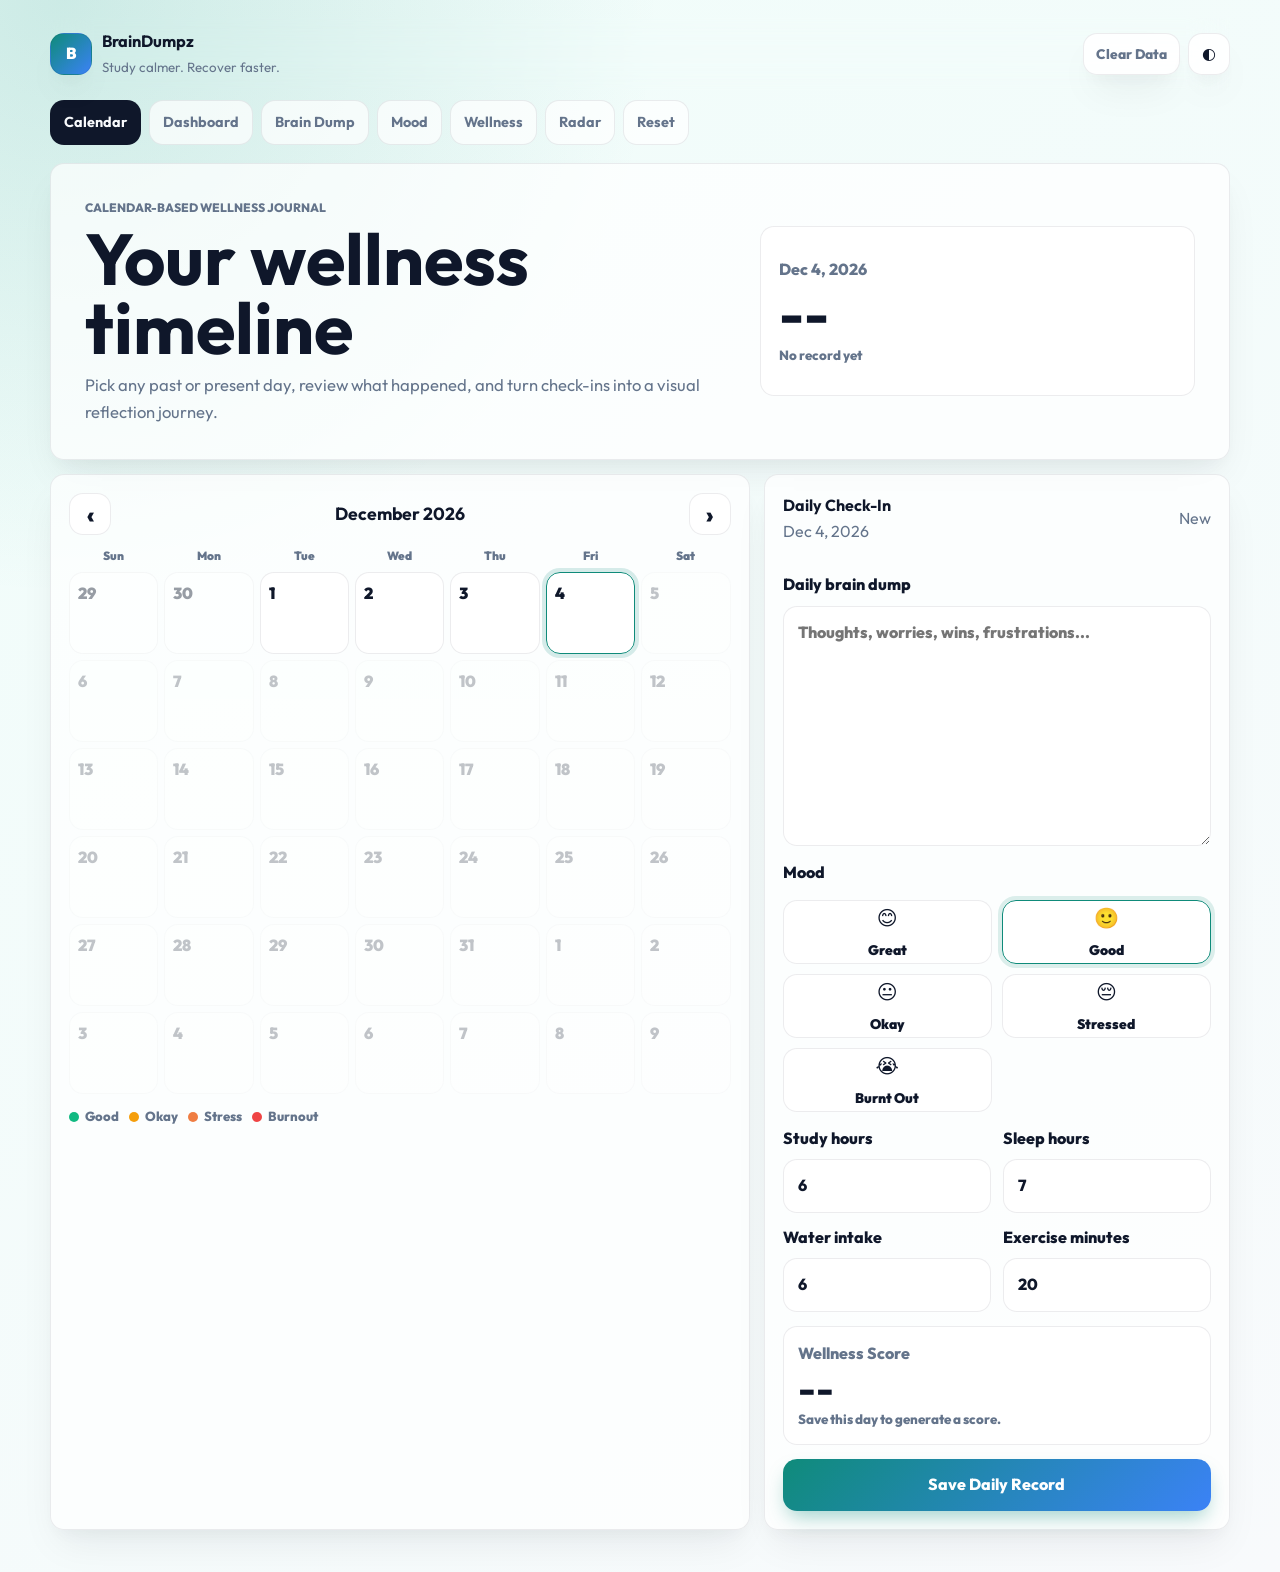
<file: index.html>
<!DOCTYPE html>
<html lang="en">
  <head>
    <meta charset="UTF-8" />
    <meta name="viewport" content="width=device-width, initial-scale=1.0" />
    <title>BrainDumpz</title>
    <link rel="preconnect" href="https://fonts.googleapis.com">
    <link rel="preconnect" href="https://fonts.gstatic.com" crossorigin>
    <link href="https://fonts.googleapis.com/css2?family=Outfit:wght@300;400;500;700;800;900&display=swap" rel="stylesheet">
    <link rel="stylesheet" href="styles.css" />
  </head>
  <body>
    <div class="app-shell">
      <header class="topbar">
        <a class="brand" href="#calendar" aria-label="BrainDumpz calendar">
          <span class="brand-mark">B</span>
          <span>
            <strong>BrainDumpz</strong>
            <small>Study calmer. Recover faster.</small>
          </span>
        </a>
        <div class="top-actions">
          <button class="clear-btn" id="clearData" type="button">Clear Data</button>
          <button class="theme-toggle" id="themeToggle" type="button" aria-label="Toggle dark mode">
            <span id="themeIcon">◐</span>
          </button>
        </div>
      </header>

      <nav class="nav-tabs" aria-label="Primary">
        <a href="#calendar" class="nav-link active" data-page="calendar">Calendar</a>
        <a href="#dashboard" class="nav-link" data-page="dashboard">Dashboard</a>
        <a href="#journal" class="nav-link" data-page="journal">Brain Dump</a>
        <a href="#mood" class="nav-link" data-page="mood">Mood</a>
        <a href="#wellness" class="nav-link" data-page="wellness">Wellness</a>
        <a href="#radar" class="nav-link" data-page="radar">Radar</a>
        <a href="#reset" class="nav-link reset-link" data-page="reset">Reset</a>
      </nav>

      <main>
        <section class="page active" id="calendar" aria-labelledby="calendarTitle">
          <div class="hero-panel calendar-hero">
            <div>
              <p class="eyebrow">Calendar-Based Wellness Journal</p>
              <h1 id="calendarTitle">Your wellness timeline</h1>
              <p class="hero-copy">
                Pick any past or present day, review what happened, and turn check-ins into a visual reflection journey.
              </p>
            </div>
            <div class="calendar-summary">
              <span id="selectedDateLabel">Today</span>
              <strong id="selectedDateScore">--</strong>
              <small id="selectedDateMood">No record yet</small>
            </div>
          </div>

          <div class="calendar-layout">
            <section class="glass-panel calendar-panel" aria-labelledby="monthLabel">
              <div class="calendar-toolbar">
                <button class="icon-btn" id="prevMonth" type="button" aria-label="Previous month">‹</button>
                <h2 id="monthLabel">Month</h2>
                <button class="icon-btn" id="nextMonth" type="button" aria-label="Next month">›</button>
              </div>
              <div class="calendar-weekdays" aria-hidden="true">
                <span>Sun</span>
                <span>Mon</span>
                <span>Tue</span>
                <span>Wed</span>
                <span>Thu</span>
                <span>Fri</span>
                <span>Sat</span>
              </div>
              <div class="calendar-grid" id="calendarGrid"></div>
              <div class="calendar-legend">
                <span><i class="dot great"></i> Good</span>
                <span><i class="dot okay"></i> Okay</span>
                <span><i class="dot stressed"></i> Stress</span>
                <span><i class="dot burnout"></i> Burnout</span>
              </div>
            </section>

            <form class="glass-panel form-panel daily-panel" id="dailyForm">
              <div class="panel-heading">
                <div>
                  <h2>Daily Check-In</h2>
                  <span id="dailyFormDate">Today</span>
                </div>
                <span id="dailySavedBadge">Unsaved</span>
              </div>
              <label>Daily brain dump
                <textarea id="dailyJournal" rows="6" placeholder="Thoughts, worries, wins, frustrations..."></textarea>
              </label>
              <label>Mood</label>
              <div class="mood-grid compact" id="dailyMoodGrid"></div>
              <div class="field-grid">
                <label>
                  Study hours
                  <input id="dailyStudyHours" type="number" min="0" max="18" step="0.5" value="6" />
                </label>
                <label>
                  Sleep hours
                  <input id="dailySleepHours" type="number" min="0" max="14" step="0.5" value="7" />
                </label>
                <label>
                  Water intake
                  <input id="dailyWaterIntake" type="number" min="0" max="12" step="1" value="6" />
                </label>
                <label>
                  Exercise minutes
                  <input id="dailyExerciseMinutes" type="number" min="0" max="180" step="5" value="20" />
                </label>
              </div>
              <div class="daily-score">
                <span>Wellness Score</span>
                <strong id="dailyWellnessScore">--</strong>
                <small id="dailyScoreMessage">Save this day to generate a score.</small>
              </div>
              <button class="primary-btn" type="submit">Save Daily Record</button>
            </form>
          </div>
        </section>

        <section class="page" id="dashboard" aria-labelledby="dashboardTitle">
          <div class="hero-panel">
            <div>
              <p class="eyebrow">Exam prep support for JEE, NEET, UPSC, CAT, and GATE</p>
              <h1 id="dashboardTitle">Your mental study desk</h1>
              <p class="hero-copy">
                Track moods, unload thoughts, and catch burnout signals before they start running the day.
              </p>
            </div>
            <div class="focus-visual" aria-hidden="true">
              <span></span>
              <span></span>
              <span></span>
              <span></span>
            </div>
          </div>

          <div class="stats-grid">
            <article class="stat-card">
              <span>Today Mood</span>
              <strong id="todayMood">Not logged</strong>
            </article>
            <article class="stat-card">
              <span>Wellness Score</span>
              <strong id="todayScore">--</strong>
            </article>
            <article class="stat-card">
              <span>Sleep</span>
              <strong id="todaySleep">--</strong>
            </article>
            <article class="stat-card">
              <span>Study Hours</span>
              <strong id="todayStudy">--</strong>
            </article>
          </div>

          <div class="range-tabs" id="rangeTabs" aria-label="Insight range">
            <button class="range-btn active" type="button" data-days="7">7 days</button>
            <button class="range-btn" type="button" data-days="14">14 days</button>
            <button class="range-btn" type="button" data-days="30">30 days</button>
          </div>

          <section class="radar-grid insight-grid" id="insightCards"></section>

          <section class="dashboard-grid">
            <article class="glass-panel chart-panel">
              <div class="panel-heading">
                <h2>Mood Trend</h2>
                <span>Last 14 days</span>
              </div>
              <canvas id="moodChart"></canvas>
            </article>
            <article class="glass-panel chart-panel">
              <div class="panel-heading">
                <h2>Sleep Trend</h2>
                <span>Hours</span>
              </div>
              <canvas id="sleepChart"></canvas>
            </article>
            <article class="glass-panel chart-panel">
              <div class="panel-heading">
                <h2>Study Hours</h2>
                <span>Daily load</span>
              </div>
              <canvas id="studyChart"></canvas>
            </article>
            <article class="glass-panel chart-panel">
              <div class="panel-heading">
                <h2>Wellness Score</h2>
                <span>Out of 100</span>
              </div>
              <canvas id="scoreChart"></canvas>
            </article>
          </section>
        </section>

        <section class="page" id="journal" aria-labelledby="journalTitle">
          <div class="section-heading">
            <div>
              <p class="eyebrow">Daily Brain Dump</p>
              <h1 id="journalTitle">Clear the mental queue</h1>
            </div>
          </div>
          <div class="two-column">
            <form class="glass-panel form-panel" id="journalForm">
              <label for="journalText">Thoughts, worries, wins, frustrations</label>
              <textarea id="journalText" rows="11" placeholder="Write whatever is taking up space today..."></textarea>
              <button class="primary-btn" type="submit">Save Entry</button>
            </form>
            <article class="glass-panel">
              <div class="panel-heading">
                <h2>Timeline</h2>
                <span id="entryCount">0 entries</span>
              </div>
              <div class="timeline" id="journalTimeline"></div>
            </article>
          </div>
        </section>

        <section class="page" id="mood" aria-labelledby="moodTitle">
          <div class="section-heading">
            <div>
              <p class="eyebrow">Mood Tracker</p>
              <h1 id="moodTitle">Name the day honestly</h1>
            </div>
          </div>
          <div class="two-column">
            <form class="glass-panel form-panel" id="moodForm">
              <label>Today&apos;s mood</label>
              <div class="mood-grid" id="moodGrid"></div>
              <button class="primary-btn" type="submit">Log Mood</button>
            </form>
            <article class="glass-panel">
              <div class="panel-heading">
                <h2>Mood History</h2>
                <span>Newest first</span>
              </div>
              <div class="history-list" id="moodHistory"></div>
            </article>
          </div>
        </section>

        <section class="page" id="wellness" aria-labelledby="wellnessTitle">
          <div class="section-heading">
            <div>
              <p class="eyebrow">Wellness Check-in</p>
              <h1 id="wellnessTitle">Protect the basics</h1>
            </div>
          </div>
          <div class="two-column">
            <form class="glass-panel form-panel" id="wellnessForm">
              <div class="field-grid">
                <label>
                  Study hours
                  <input id="studyHours" type="number" min="0" max="18" step="0.5" value="6" />
                </label>
                <label>
                  Sleep hours
                  <input id="sleepHours" type="number" min="0" max="14" step="0.5" value="7" />
                </label>
                <label>
                  Water intake
                  <input id="waterIntake" type="number" min="0" max="12" step="1" value="6" />
                </label>
                <label>
                  Exercise minutes
                  <input id="exerciseMinutes" type="number" min="0" max="180" step="5" value="20" />
                </label>
              </div>
              <button class="primary-btn" type="submit">Save Check-in</button>
            </form>
            <article class="glass-panel score-panel">
              <span>Today&apos;s Wellness Score</span>
              <strong id="wellnessScore">--</strong>
              <p id="scoreMessage">Save a check-in to see your score.</p>
            </article>
          </div>
        </section>

        <section class="page" id="radar" aria-labelledby="radarTitle">
          <div class="section-heading">
            <div>
              <p class="eyebrow">Burnout Radar</p>
              <h1 id="radarTitle">Catch the patterns early</h1>
            </div>
          </div>
          <div class="radar-grid" id="radarCards"></div>
        </section>

        <section class="page" id="reset" aria-labelledby="resetTitle">
          <div class="section-heading">
            <div>
              <p class="eyebrow">Emergency Reset Mode</p>
              <h1 id="resetTitle">One minute back to steady</h1>
            </div>
          </div>
          <div class="reset-grid">
            <article class="glass-panel breathing-card">
              <div class="breathing-circle" id="breathingCircle">
                <span id="breathPhase">Breathe In</span>
                <strong id="breathTimer">60</strong>
              </div>
              <button class="primary-btn" id="breathButton" type="button">Start 60s Reset</button>
            </article>
            <article class="glass-panel">
              <div class="panel-heading">
                <h2>Affirmations</h2>
              </div>
              <div class="affirmation-list" id="affirmations"></div>
            </article>
            <article class="glass-panel">
              <div class="panel-heading">
                <h2>Quick Recovery</h2>
              </div>
              <div class="checklist" id="recoveryList"></div>
            </article>
            <article class="glass-panel quote-stack" id="quoteCards"></article>
          </div>
        </section>
      </main>
    </div>

    <script src="chart.umd.min.js"></script>
    <script src="app.js"></script>
  </body>
</html>
</file>
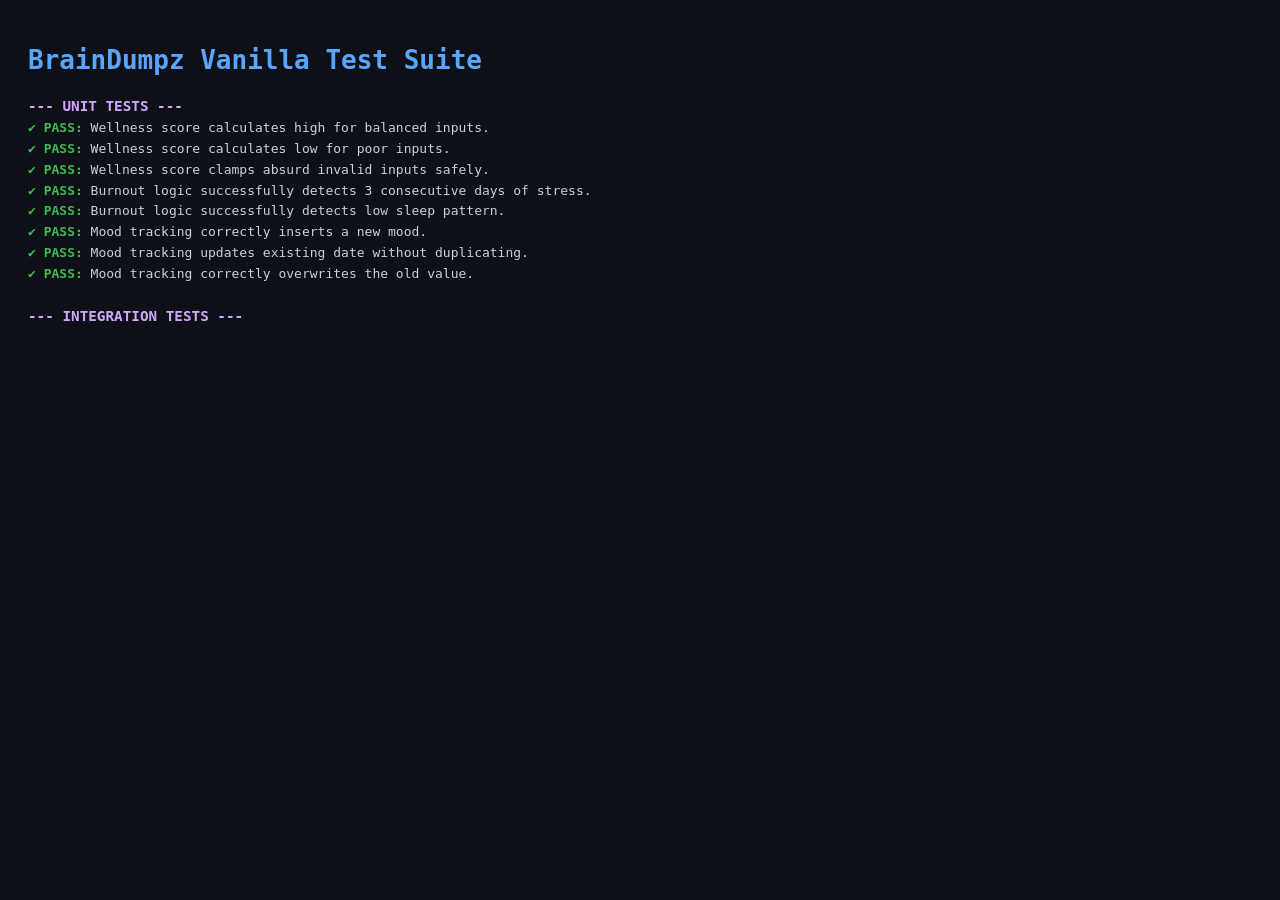
<file: test.html>
<!DOCTYPE html>
<html lang="en">
<head>
  <meta charset="UTF-8">
  <title>BrainDumpz Test Suite</title>
  <style>
    body { font-family: monospace; background: #0d1117; color: #c9d1d9; padding: 20px; }
    h1 { color: #58a6ff; }
    .pass { color: #3fb950; font-weight: bold; }
    .fail { color: #f85149; font-weight: bold; }
    .suite-title { color: #d2a8ff; margin-top: 20px; font-weight: bold; font-size: 1.1em; }
    #test-results { white-space: pre-wrap; line-height: 1.6; }
  </style>
</head>
<body>
  <h1>BrainDumpz Vanilla Test Suite</h1>
  <div id="test-results"></div>

  <!-- Hidden Mock DOM for Integration Tests -->
  <div id="mock-dom" style="display:none;">
    <!-- Forms & Inputs -->
    <form id="dailyForm"></form>
    <form id="journalForm"></form>
    <form id="moodForm"></form>
    <form id="wellnessForm"></form>
    
    <textarea id="dailyJournal"></textarea>
    <textarea id="journalText"></textarea>
    
    <input id="dailyStudyHours" />
    <input id="dailySleepHours" />
    <input id="dailyWaterIntake" />
    <input id="dailyExerciseMinutes" />
    <input id="studyHours" />
    <input id="sleepHours" />
    <input id="waterIntake" />
    <input id="exerciseMinutes" />
    
    <!-- Render targets to avoid null exceptions in renderers -->
    <div id="entryCount"></div>
    <div id="journalTimeline"></div>
    <div id="moodHistory"></div>
    <div id="wellnessScore"></div>
    <div id="scoreMessage"></div>
    <div id="todayMood"></div>
    <div id="todayScore"></div>
    <div id="todaySleep"></div>
    <div id="todayStudy"></div>
    <div id="insightCards"></div>
    
    <!-- Reset Mode -->
    <button id="breathButton"></button>
    <div id="breathingCircle"></div>
    <span id="breathPhase"></span>
    <strong id="breathTimer"></strong>
    <div id="affirmations"></div>
    <div id="recoveryList"></div>
    <div id="quoteCards"></div>
  </div>

  <script>
    // Mock Chart.js to prevent "not defined" errors during test
    window.Chart = class { destroy() {} };
  </script>
  
  <!-- Load the main application code (bootstrap will be skipped because calendarGrid is absent) -->
  <script src="app.js"></script>
  
  <!-- Load and run tests -->
  <script src="test.js"></script>
</body>
</html>
</file>
<file: styles.css>
:root {
  color-scheme: light;
  --bg: #f0fdfa;
  --bg-2: #f8fafc;
  --text: #0f172a;
  --muted: #64748b;
  --panel: rgba(255, 255, 255, 0.7);
  --panel-strong: rgba(255, 255, 255, 0.92);
  --border: rgba(15, 23, 42, 0.08);
  --accent: #0f8b7a;
  --accent-2: #3b82f6;
  --warning: #f59e0b;
  --danger: #ef4444;
  --good: #10b981;
  --shadow: 0 20px 40px -10px rgba(15, 23, 42, 0.08), 0 10px 20px -5px rgba(15, 23, 42, 0.04);
  --radius: 14px;
  --transition: 0.25s cubic-bezier(0.4, 0, 0.2, 1);
}

body.dark {
  color-scheme: dark;
  --bg: #09090b;
  --bg-2: #18181b;
  --text: #f8fafc;
  --muted: #94a3b8;
  --panel: rgba(24, 24, 27, 0.7);
  --panel-strong: rgba(39, 39, 42, 0.92);
  --border: rgba(248, 250, 252, 0.08);
  --accent: #5dd7c3;
  --accent-2: #8db3ff;
  --shadow: 0 25px 50px -12px rgba(0, 0, 0, 0.6);
}

* {
  box-sizing: border-box;
}

html {
  scroll-behavior: smooth;
}

body {
  margin: 0;
  min-height: 100vh;
  background:
    radial-gradient(circle at 5% 0%, rgba(15, 139, 122, 0.16), transparent 30%),
    linear-gradient(145deg, var(--bg), var(--bg-2));
  color: var(--text);
  font-family:
    'Outfit', Inter, ui-sans-serif, system-ui, -apple-system, BlinkMacSystemFont, "Segoe UI",
    sans-serif;
  line-height: 1.6;
  transition: background-color var(--transition), color var(--transition);
}

button,
input,
textarea {
  font: inherit;
}

button,
a {
  -webkit-tap-highlight-color: transparent;
}

.app-shell {
  width: min(1180px, calc(100% - 28px));
  margin: 0 auto;
  padding: 18px 0 42px;
}

.topbar {
  display: flex;
  align-items: center;
  justify-content: space-between;
  gap: 16px;
  position: sticky;
  top: 0;
  z-index: 20;
  padding: 10px 0;
  backdrop-filter: blur(18px);
}

.brand {
  display: inline-flex;
  align-items: center;
  gap: 10px;
  color: var(--text);
  text-decoration: none;
}

.brand-mark {
  display: grid;
  place-items: center;
  width: 42px;
  height: 42px;
  border: 1px solid var(--border);
  border-radius: var(--radius);
  background: linear-gradient(135deg, var(--accent), var(--accent-2));
  color: white;
  font-weight: 900;
  box-shadow: var(--shadow);
}

.brand strong {
  display: block;
  font-size: 1.02rem;
}

.brand small,
.panel-heading span,
.stat-card span,
.score-panel span,
.eyebrow {
  color: var(--muted);
}

.top-actions {
  display: flex;
  align-items: center;
  gap: 8px;
}

.theme-toggle,
.clear-btn {
  width: 42px;
  height: 42px;
  border: 1px solid var(--border);
  border-radius: var(--radius);
  background: var(--panel-strong);
  color: var(--text);
  cursor: pointer;
  box-shadow: var(--shadow);
}

.clear-btn {
  width: auto;
  padding: 0 12px;
  color: var(--muted);
  font-weight: 800;
  font-size: 0.86rem;
}

.nav-tabs {
  display: flex;
  gap: 8px;
  overflow-x: auto;
  padding: 10px 0 18px;
  scrollbar-width: none;
}

.nav-tabs::-webkit-scrollbar {
  display: none;
}

.nav-link {
  flex: 0 0 auto;
  padding: 10px 13px;
  border: 1px solid var(--border);
  border-radius: var(--radius);
  background: var(--panel);
  color: var(--muted);
  text-decoration: none;
  font-weight: 700;
  font-size: 0.9rem;
}

.nav-link.active,
.reset-link.active {
  background: var(--text);
  color: var(--bg-2);
  border-color: transparent;
}

.page {
  display: none;
  animation: enter 220ms ease both;
}

.page.active {
  display: block;
}

@keyframes enter {
  from {
    opacity: 0;
    transform: translateY(8px);
  }
  to {
    opacity: 1;
    transform: translateY(0);
  }
}

.hero-panel,
.glass-panel,
.stat-card {
  border: 1px solid var(--border);
  border-radius: var(--radius);
  background: var(--panel);
  backdrop-filter: blur(24px);
  -webkit-backdrop-filter: blur(24px);
  box-shadow: var(--shadow);
  transition: transform var(--transition), box-shadow var(--transition), border-color var(--transition);
}

.stat-card:hover {
  transform: translateY(-4px);
  box-shadow: 0 30px 60px -12px rgba(15, 23, 42, 0.12);
}

.hero-panel {
  display: grid;
  gap: 22px;
  padding: 24px;
  overflow: hidden;
}

.eyebrow {
  margin: 0 0 8px;
  text-transform: uppercase;
  letter-spacing: 0;
  font-size: 0.76rem;
  font-weight: 800;
}

h1,
h2,
p {
  margin-top: 0;
}

h1 {
  margin-bottom: 10px;
  font-size: clamp(2rem, 8vw, 4.5rem);
  line-height: 0.95;
  letter-spacing: 0;
}

h2 {
  margin-bottom: 0;
  font-size: 1rem;
}

.hero-copy {
  max-width: 650px;
  margin-bottom: 0;
  color: var(--muted);
  font-size: 1.04rem;
}

.focus-visual {
  display: grid;
  grid-template-columns: repeat(2, minmax(90px, 1fr));
  gap: 10px;
  min-height: 190px;
}

.focus-visual span {
  min-height: 90px;
  border-radius: var(--radius);
  background:
    linear-gradient(135deg, rgba(255, 255, 255, 0.26), rgba(255, 255, 255, 0)),
    var(--panel-strong);
  border: 1px solid var(--border);
}

.focus-visual span:nth-child(1) {
  background-color: rgba(15, 139, 122, 0.22);
}

.focus-visual span:nth-child(2) {
  background-color: rgba(47, 111, 221, 0.2);
}

.focus-visual span:nth-child(3) {
  background-color: rgba(217, 119, 6, 0.18);
}

.focus-visual span:nth-child(4) {
  background-color: rgba(21, 153, 71, 0.18);
}

.stats-grid,
.dashboard-grid,
.two-column,
.radar-grid,
.reset-grid,
.calendar-layout {
  display: grid;
  gap: 14px;
  margin-top: 14px;
}

.stats-grid {
  grid-template-columns: repeat(2, minmax(0, 1fr));
}

.stat-card {
  padding: 16px;
}

.stat-card strong {
  display: block;
  margin-top: 5px;
  font-size: 1.3rem;
}

.glass-panel {
  padding: 18px;
}

.calendar-hero {
  grid-template-columns: 1fr;
}

.calendar-summary {
  display: grid;
  align-content: center;
  min-height: 170px;
  border: 1px solid var(--border);
  border-radius: var(--radius);
  background: var(--panel-strong);
  padding: 18px;
}

.calendar-summary span,
.calendar-summary small,
.daily-score span,
.daily-score small {
  color: var(--muted);
  font-weight: 800;
}

.calendar-summary strong {
  display: block;
  margin: 4px 0;
  font-size: 3.4rem;
  line-height: 1;
}

.calendar-panel {
  overflow: hidden;
}

.calendar-toolbar {
  display: grid;
  grid-template-columns: 42px 1fr 42px;
  align-items: center;
  gap: 10px;
  margin-bottom: 12px;
}

.calendar-toolbar h2 {
  text-align: center;
  font-size: 1.1rem;
}

.icon-btn {
  display: grid;
  place-items: center;
  width: 42px;
  height: 42px;
  border: 1px solid var(--border);
  border-radius: var(--radius);
  background: var(--panel-strong);
  color: var(--text);
  cursor: pointer;
  font-size: 1.5rem;
  font-weight: 900;
}

.calendar-weekdays,
.calendar-grid {
  display: grid;
  grid-template-columns: repeat(7, minmax(0, 1fr));
  gap: 6px;
}

.calendar-weekdays {
  margin-bottom: 6px;
}

.calendar-weekdays span {
  color: var(--muted);
  font-size: 0.74rem;
  font-weight: 900;
  text-align: center;
}

.calendar-day {
  position: relative;
  display: grid;
  align-content: space-between;
  min-height: 68px;
  border: 1px solid var(--border);
  border-radius: var(--radius);
  background: var(--panel-strong);
  color: var(--text);
  cursor: pointer;
  padding: 8px;
  text-align: left;
}

.calendar-day.outside {
  opacity: 0.42;
}

.calendar-day.future {
  cursor: not-allowed;
  opacity: 0.25;
}

.calendar-day.has-record {
  border-color: rgba(15, 139, 122, 0.35);
  box-shadow: inset 0 0 0 1px rgba(15, 139, 122, 0.12);
}

.calendar-day.selected {
  border-color: var(--accent);
  box-shadow: 0 0 0 4px rgba(15, 139, 122, 0.16);
}

.calendar-day.heavy-study::after,
.calendar-day.low-sleep::before {
  content: "";
  position: absolute;
  right: 7px;
  top: 7px;
  width: 6px;
  height: 6px;
  border-radius: 50%;
}

.calendar-day.heavy-study::after {
  background: var(--warning);
}

.calendar-day.low-sleep::before {
  right: 17px;
  background: var(--danger);
}

.day-number {
  font-weight: 900;
}

.day-meta {
  display: flex;
  align-items: center;
  justify-content: space-between;
  min-height: 18px;
}

.day-meta small {
  color: var(--muted);
  font-size: 0.72rem;
  font-weight: 900;
}

.calendar-legend {
  display: flex;
  flex-wrap: wrap;
  gap: 10px;
  margin-top: 12px;
  color: var(--muted);
  font-size: 0.82rem;
  font-weight: 800;
}

.calendar-legend span {
  display: inline-flex;
  align-items: center;
  gap: 6px;
}

.dot {
  display: inline-block;
  width: 10px;
  height: 10px;
  border-radius: 50%;
  background: var(--muted);
}

.dot.great {
  background: var(--good);
}

.dot.okay {
  background: var(--warning);
}

.dot.stressed {
  background: #ef7d42;
}

.dot.burnout {
  background: var(--danger);
}

.daily-panel {
  align-content: start;
}

.mood-grid.compact .mood-option {
  min-height: 64px;
  font-size: 0.86rem;
}

.mood-grid.compact .mood-option span {
  font-size: 1.25rem;
}

.daily-score {
  display: grid;
  gap: 2px;
  border: 1px solid var(--border);
  border-radius: var(--radius);
  background: var(--panel-strong);
  padding: 14px;
}

.daily-score strong {
  font-size: 2.4rem;
  line-height: 1;
}

.range-tabs {
  display: flex;
  flex-wrap: wrap;
  gap: 8px;
  margin-top: 14px;
}

.range-btn {
  border: 1px solid var(--border);
  border-radius: var(--radius);
  background: var(--panel);
  color: var(--muted);
  cursor: pointer;
  font-weight: 900;
  padding: 10px 13px;
}

.range-btn.active {
  background: var(--text);
  color: var(--bg-2);
  border-color: transparent;
}

.insight-grid {
  margin-top: 14px;
}

.panel-heading {
  display: flex;
  align-items: center;
  justify-content: space-between;
  gap: 12px;
  margin-bottom: 14px;
}

.chart-panel {
  min-height: 300px;
}

canvas {
  width: 100% !important;
  height: 235px !important;
}

.section-heading {
  display: flex;
  align-items: end;
  justify-content: space-between;
  gap: 16px;
  margin: 18px 0 4px;
}

.section-heading h1 {
  font-size: clamp(1.9rem, 7vw, 3.35rem);
}

.form-panel {
  display: grid;
  gap: 14px;
}

label {
  display: grid;
  gap: 8px;
  color: var(--text);
  font-weight: 800;
}

textarea,
input {
  width: 100%;
  border: 1px solid var(--border);
  border-radius: var(--radius);
  background: var(--panel-strong);
  color: var(--text);
  padding: 13px 14px;
  outline: none;
}

textarea {
  resize: vertical;
  min-height: 240px;
}

textarea:focus,
input:focus {
  border-color: var(--accent);
  box-shadow: 0 0 0 4px rgba(15, 139, 122, 0.14);
}

.primary-btn {
  border: 0;
  border-radius: var(--radius);
  background: linear-gradient(135deg, var(--accent), var(--accent-2));
  color: white;
  cursor: pointer;
  font-weight: 800;
  padding: 13px 18px;
  box-shadow: 0 10px 20px -5px rgba(15, 139, 122, 0.4);
  transition: transform var(--transition), box-shadow var(--transition);
}

.primary-btn:hover {
  transform: translateY(-2px);
  box-shadow: 0 14px 28px -5px rgba(15, 139, 122, 0.5);
}

.primary-btn:active {
  transform: translateY(0);
}

.timeline,
.history-list,
.affirmation-list,
.checklist {
  display: grid;
  gap: 10px;
}

.timeline-item,
.history-item,
.radar-card,
.quote-card,
.check-row,
.affirmation {
  border: 1px solid var(--border);
  border-radius: var(--radius);
  background: var(--panel-strong);
  padding: 13px;
}

.clickable-card {
  display: block;
  width: 100%;
  color: var(--text);
  cursor: pointer;
  text-align: left;
  transition: transform var(--transition), box-shadow var(--transition), border-color var(--transition);
}

.clickable-card:hover {
  transform: translateY(-4px);
  border-color: var(--accent);
}

.timeline-item time,
.history-item time,
.radar-card span {
  color: var(--muted);
  font-size: 0.84rem;
  font-weight: 800;
}

.timeline-item p,
.history-item p,
.radar-card p {
  margin: 6px 0 0;
}

.mood-grid {
  display: grid;
  grid-template-columns: repeat(2, minmax(0, 1fr));
  gap: 10px;
}

.mood-option {
  min-height: 86px;
  border: 1px solid var(--border);
  border-radius: var(--radius);
  background: var(--panel-strong);
  color: var(--text);
  cursor: pointer;
  display: grid;
  place-items: center;
  gap: 4px;
  font-weight: 900;
}

.mood-option span {
  font-size: 1.65rem;
}

.mood-option.active {
  border-color: var(--accent);
  box-shadow: 0 0 0 4px rgba(15, 139, 122, 0.14);
}

.field-grid {
  display: grid;
  gap: 12px;
}

.score-panel {
  display: grid;
  align-content: center;
  min-height: 250px;
  text-align: center;
}

.score-panel strong {
  margin: 6px 0;
  font-size: 5rem;
  line-height: 1;
}

.score-panel p {
  margin: 0;
  color: var(--muted);
}

.radar-card.good {
  border-color: rgba(21, 153, 71, 0.35);
}

.radar-card.warn {
  border-color: rgba(217, 119, 6, 0.45);
}

.radar-card.danger {
  border-color: rgba(220, 38, 38, 0.45);
}

.breathing-card {
  display: grid;
  justify-items: center;
  gap: 18px;
}

.breathing-circle {
  display: grid;
  place-items: center;
  width: min(74vw, 285px);
  aspect-ratio: 1;
  border-radius: 50%;
  border: 1px solid rgba(93, 215, 195, 0.42);
  background:
    radial-gradient(circle, rgba(93, 215, 195, 0.5), transparent 62%),
    var(--panel-strong);
  transition: transform 4s ease-in-out;
}

.breathing-circle.active {
  animation: breathe 8s ease-in-out infinite;
}

.breathing-circle span {
  color: var(--muted);
  font-weight: 900;
}

.breathing-circle strong {
  font-size: 4rem;
  line-height: 1;
}

@keyframes breathe {
  0%,
  100% {
    transform: scale(0.82);
  }
  50% {
    transform: scale(1);
  }
}

.check-row {
  display: flex;
  align-items: center;
  gap: 10px;
  font-weight: 800;
}

.check-row input {
  width: 18px;
  height: 18px;
  accent-color: var(--accent);
}

.quote-stack {
  display: grid;
  gap: 10px;
}

.quote-card strong {
  display: block;
  margin-bottom: 6px;
}

.empty-state {
  color: var(--muted);
  margin: 0;
}

@media (min-width: 720px) {
  .hero-panel {
    grid-template-columns: 1.35fr 0.65fr;
    align-items: center;
    padding: 34px;
  }

  .calendar-hero {
    grid-template-columns: 1.2fr 0.8fr;
  }

  .stats-grid {
    grid-template-columns: repeat(4, minmax(0, 1fr));
  }

  .dashboard-grid,
  .two-column,
  .reset-grid,
  .calendar-layout {
    grid-template-columns: repeat(2, minmax(0, 1fr));
  }

  .field-grid,
  .mood-grid {
    grid-template-columns: repeat(2, minmax(0, 1fr));
  }
}

@media (min-width: 1040px) {
  .dashboard-grid {
    grid-template-columns: repeat(4, minmax(0, 1fr));
  }

  .chart-panel {
    min-height: 285px;
  }

  canvas {
    height: 215px !important;
  }

  .radar-grid {
    grid-template-columns: repeat(3, minmax(0, 1fr));
  }

  .calendar-layout {
    grid-template-columns: minmax(0, 1.2fr) minmax(360px, 0.8fr);
  }

  .calendar-day {
    min-height: 82px;
  }
}
</file>
